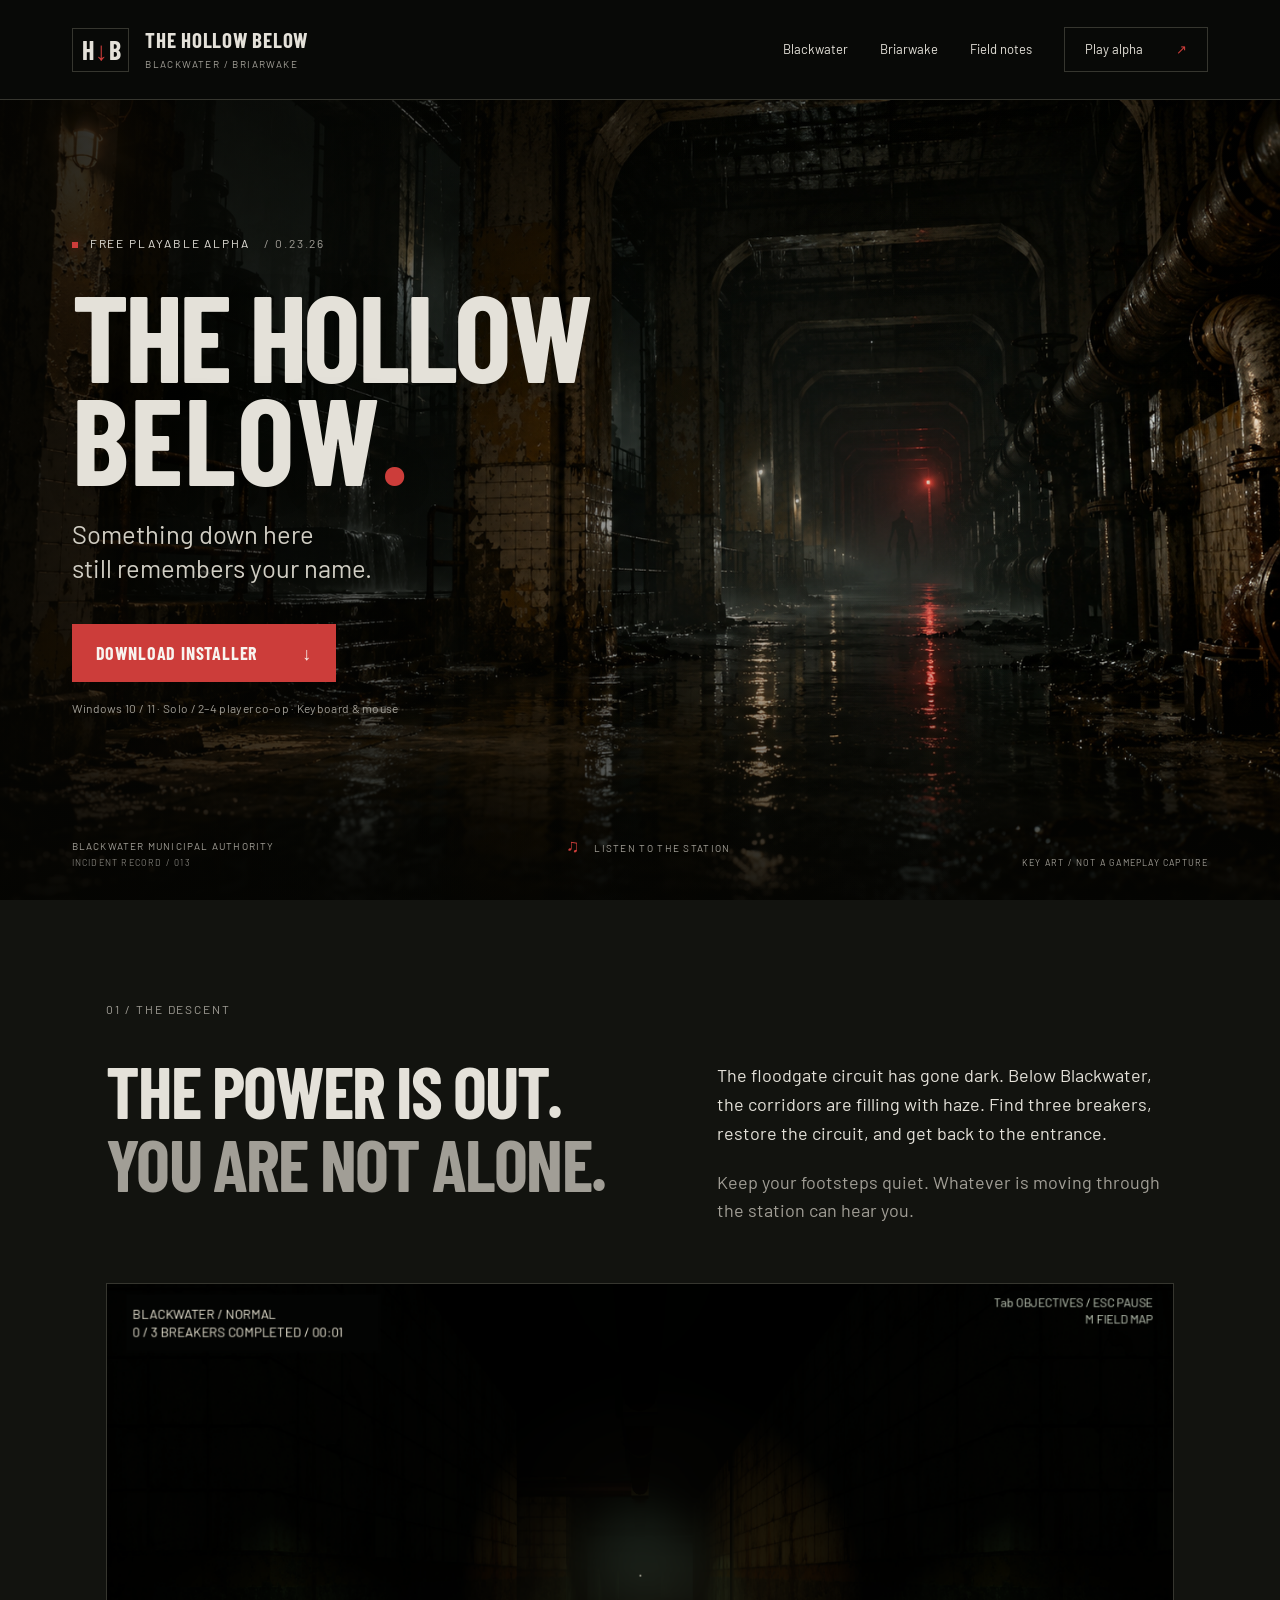
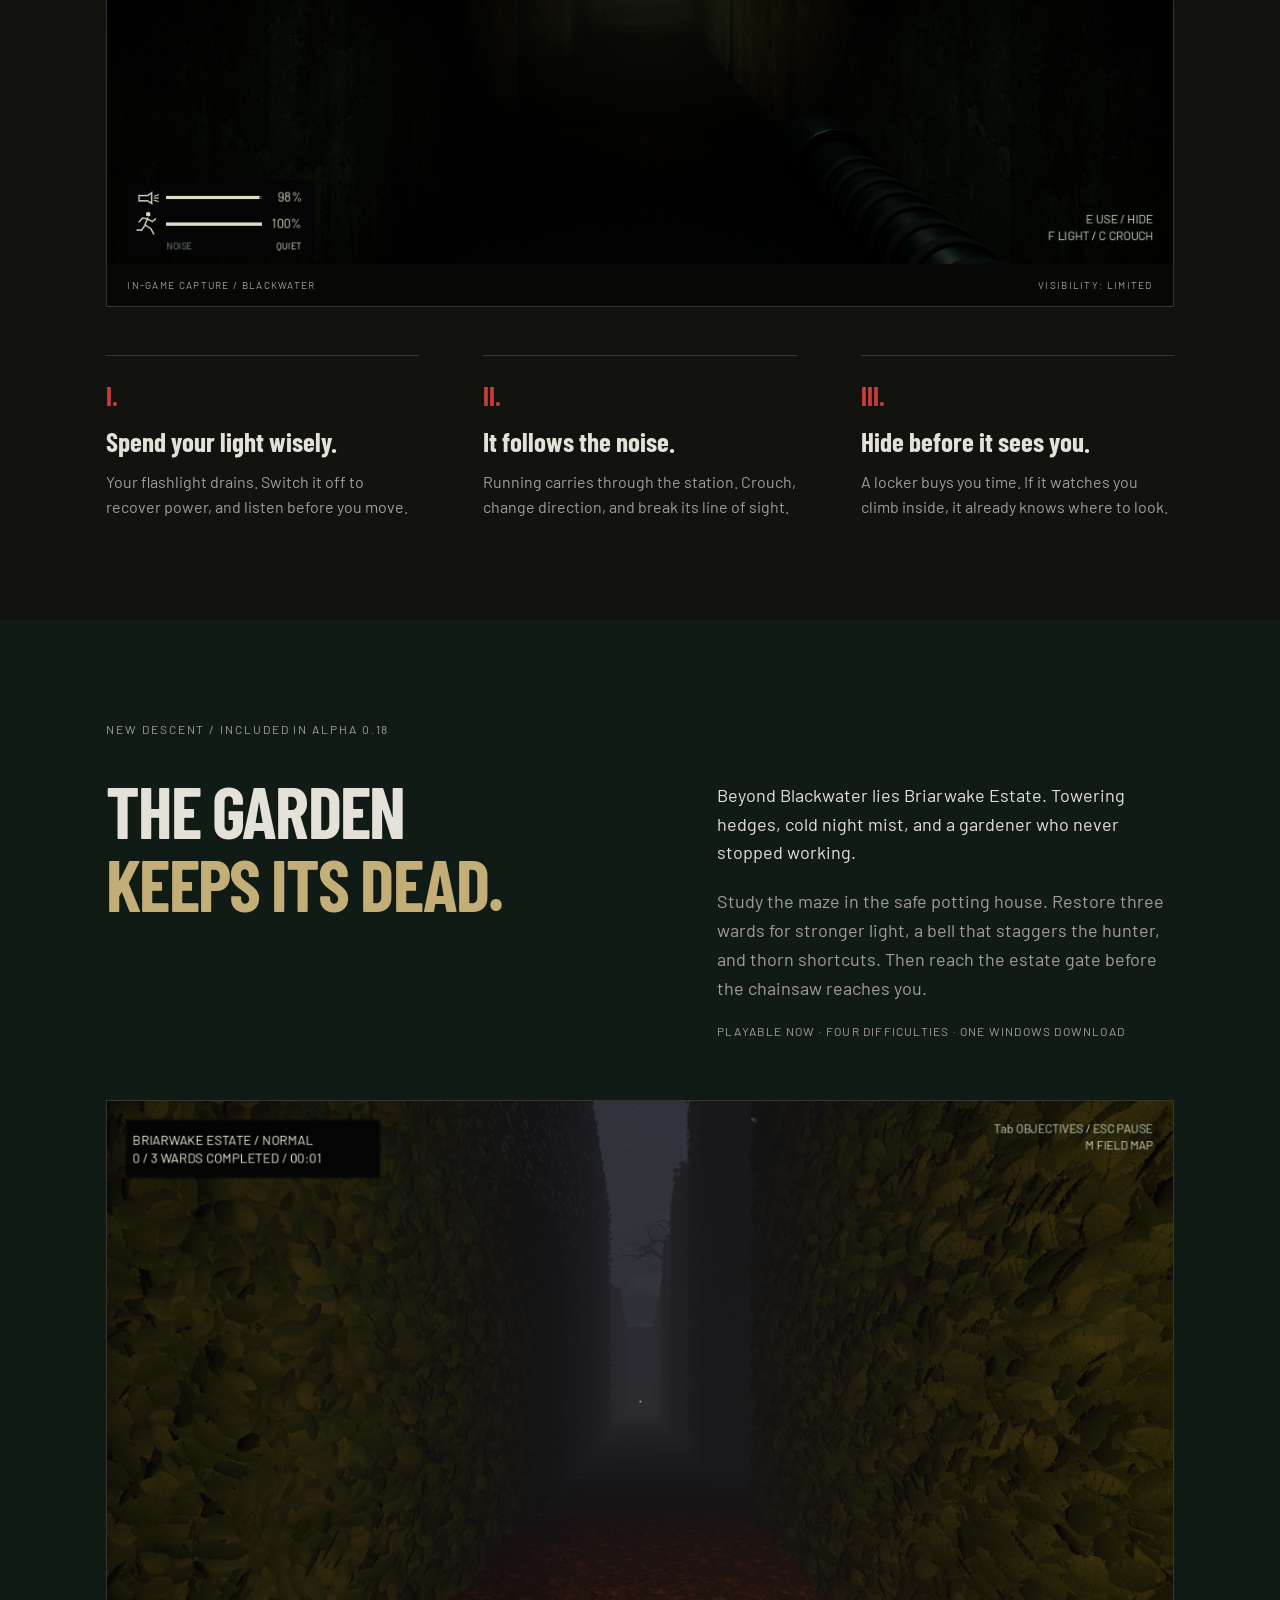
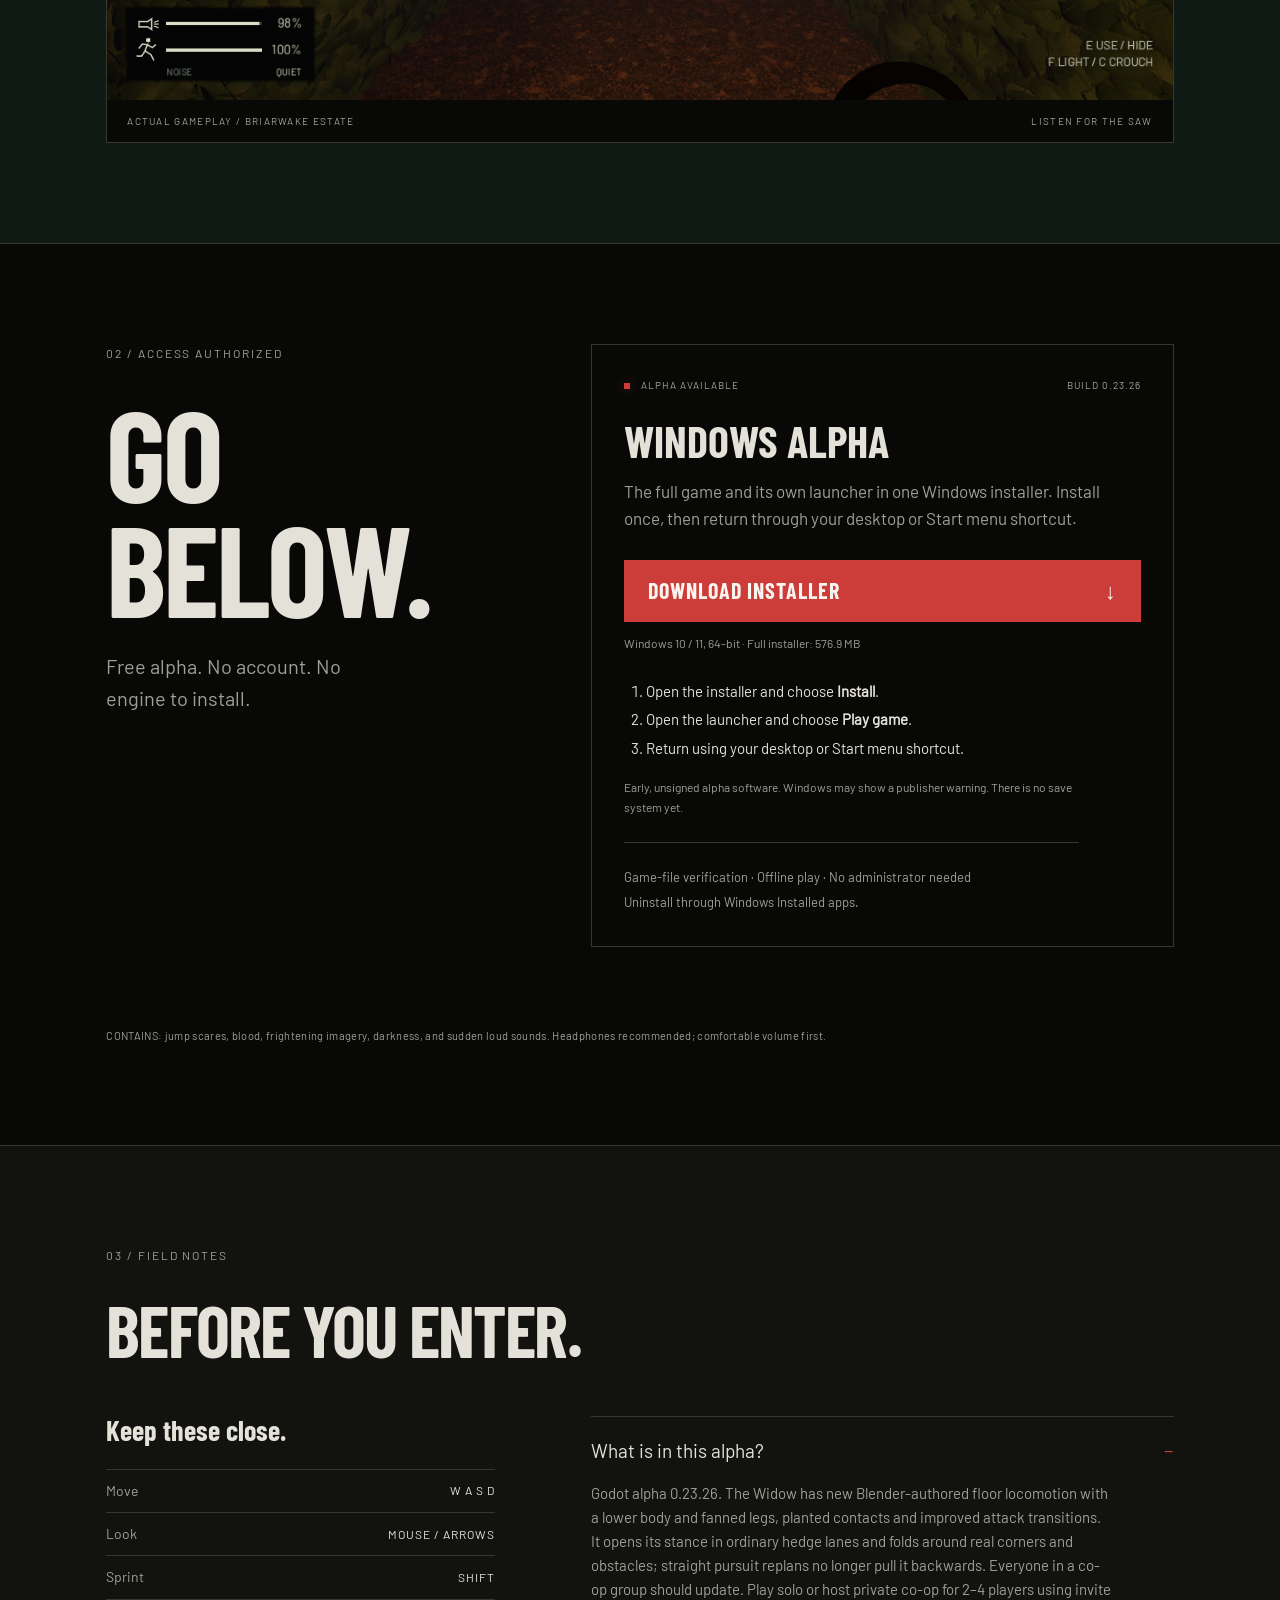
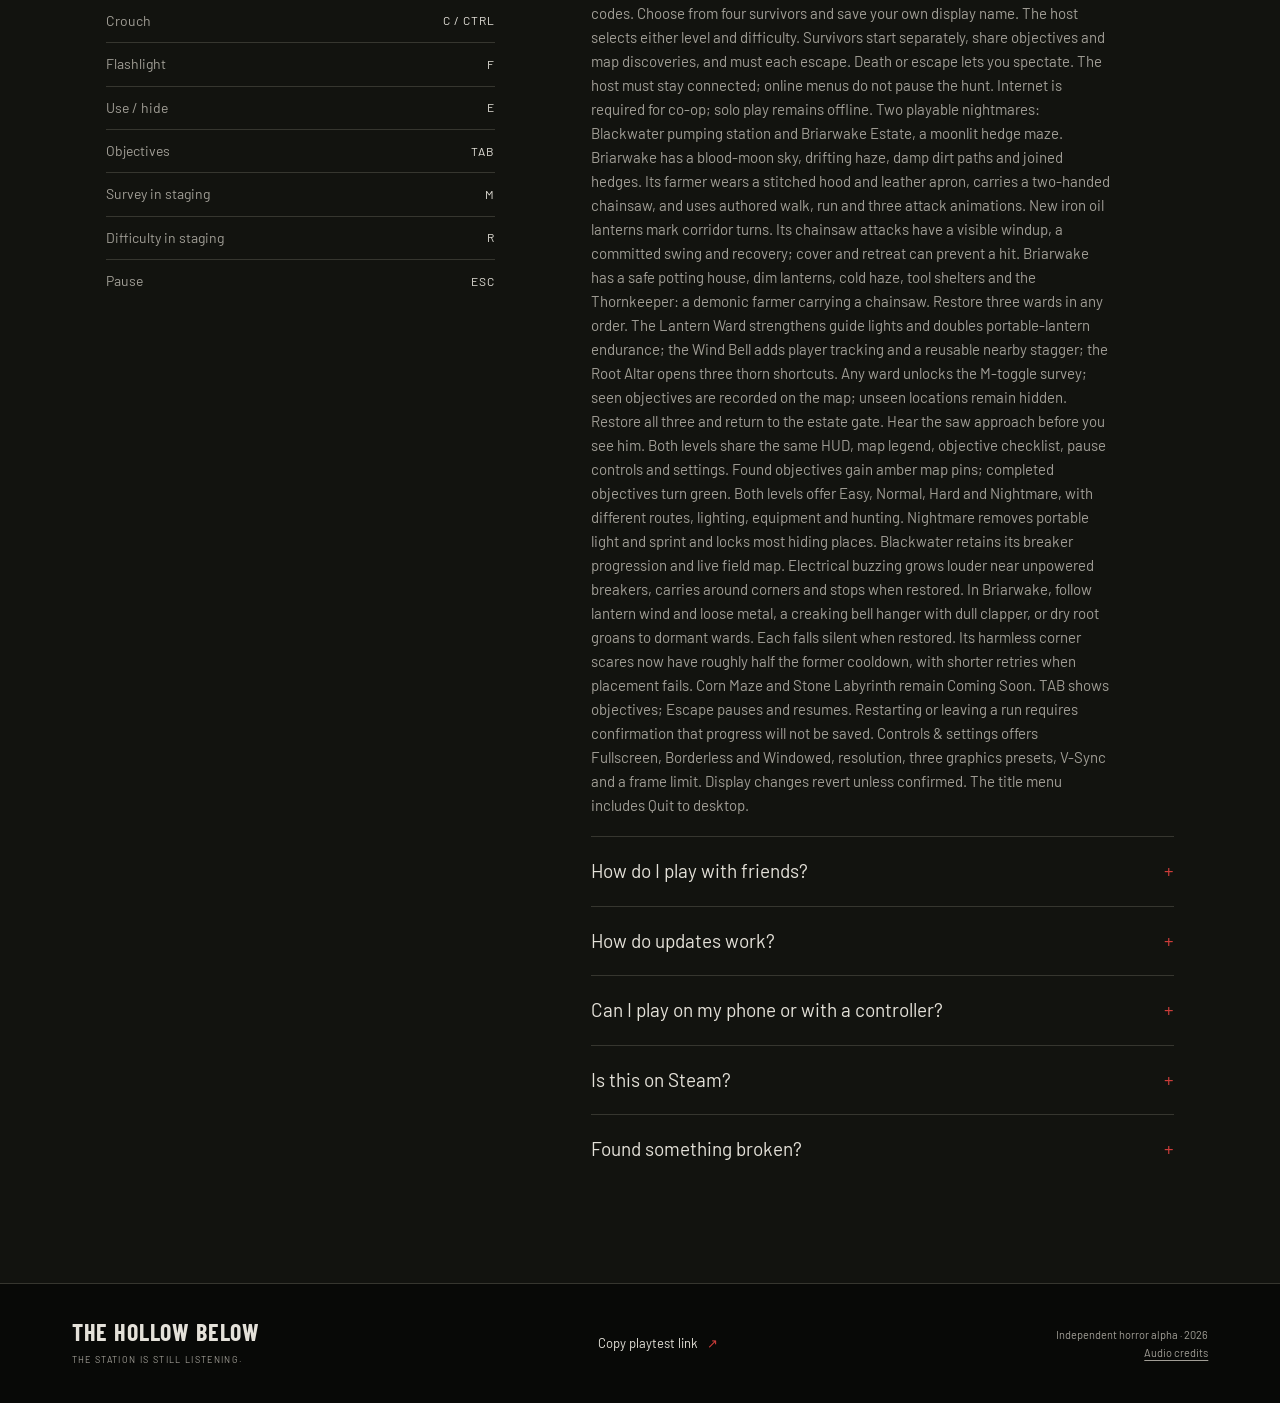
<file: docs/index.html>
<!doctype html>
<html lang="en">
<head>
  <meta charset="utf-8"><meta name="viewport" content="width=device-width,initial-scale=1">
  <meta name="theme-color" content="#151714">
  <meta name="description" content="Descend into Blackwater. Download The Hollow Below, a free solo and co-op horror alpha for Windows. Two playable nightmares, a native download, and offline play.">
  <meta property="og:title" content="The Hollow Below | Play the alpha">
  <meta property="og:description" content="Three breakers. A dying flashlight. Something listening in the dark.">
  <meta property="og:image" content="https://ryanverwey.github.io/the-hollow-below-alpha/assets/station-key-art.png">
  <title>The Hollow Below | Play the alpha</title>
  <link rel="icon" href="./assets/mark.svg" type="image/svg+xml">
  <link rel="preload" href="./assets/fonts/BarlowCondensed-Bold.ttf" as="font" type="font/ttf" crossorigin>
  <link rel="stylesheet" href="./site.css">
</head>
<body>
<a class="skip" href="#main">Skip to content</a>
<header class="masthead">
  <a class="brand" href="#" aria-label="The Hollow Below home"><span class="brand-mark" aria-hidden="true">H<span>↓</span>B</span><span>THE HOLLOW BELOW<small>BLACKWATER / BRIARWAKE</small></span></a>
  <nav aria-label="Main navigation"><a href="#station">Blackwater</a><a href="#briarwake">Briarwake</a><a href="#field-notes">Field notes</a><a class="nav-play" href="#play">Play alpha <span aria-hidden="true">↗</span></a></nav>
</header>
<main id="main">
  <section class="hero" aria-labelledby="game-title">
    <img class="hero-image" src="./assets/station-key-art.png" alt="Key art: a lone figure beneath a red beacon in a flooded pumping station" fetchpriority="high">
    <div class="hero-shade"></div>
    <div class="hero-copy">
      <p class="eyebrow"><span class="signal" aria-hidden="true"></span> FREE PLAYABLE ALPHA <span class="build-number">/ 0.23.26</span></p>
      <h1 id="game-title">THE HOLLOW<br><span>BELOW</span><i>.</i></h1>
      <p class="tagline">Something down here<br>still remembers your name.</p>
      <div class="hero-actions"><a class="button primary" href="https://github.com/RyanVerWey/the-hollow-below-alpha/releases/download/v0.23.26/The-Hollow-Below-Alpha-Setup.exe" data-installer-download download>DOWNLOAD INSTALLER <span aria-hidden="true">↓</span></a></div>
      <p class="platform-note">Windows 10 / 11 · Solo / 2–4 player co-op · Keyboard &amp; mouse</p>
    </div>
    <div class="hero-bottom"><span>BLACKWATER MUNICIPAL AUTHORITY<br><small>INCIDENT RECORD / 013</small></span><button class="sound-toggle" id="sound-toggle" type="button" aria-pressed="false"><span aria-hidden="true">♫</span> LISTEN TO THE STATION</button><span class="key-art-label">KEY ART / NOT A GAMEPLAY CAPTURE</span></div>
  </section>
  <section class="station section" id="station" aria-labelledby="station-title">
    <p class="eyebrow section-index">01 / THE DESCENT</p>
    <div class="station-intro"><h2 id="station-title">THE POWER IS OUT.<br><span>YOU ARE NOT ALONE.</span></h2><div><p>The floodgate circuit has gone dark. Below Blackwater, the corridors are filling with haze. Find three breakers, restore the circuit, and get back to the entrance.</p><p>Keep your footsteps quiet. Whatever is moving through the station can hear you.</p></div></div>
    <figure class="gameplay-wide"><img src="./assets/haze-gameplay.png" alt="Godot alpha gameplay: the Blackwater station corridor lit by a limited flashlight" loading="lazy"><figcaption><span>IN-GAME CAPTURE / BLACKWATER</span><span>VISIBILITY: LIMITED</span></figcaption></figure>
    <div class="survival-notes"><article><span class="note-number">I.</span><h3>Spend your light wisely.</h3><p>Your flashlight drains. Switch it off to recover power, and listen before you move.</p></article><article><span class="note-number">II.</span><h3>It follows the noise.</h3><p>Running carries through the station. Crouch, change direction, and break its line of sight.</p></article><article><span class="note-number">III.</span><h3>Hide before it sees you.</h3><p>A locker buys you time. If it watches you climb inside, it already knows where to look.</p></article></div>
  </section>
  <section class="briarwake section" id="briarwake" aria-labelledby="briarwake-title">
    <p class="eyebrow section-index">NEW DESCENT / INCLUDED IN ALPHA 0.18</p>
    <div class="station-intro"><h2 id="briarwake-title">THE GARDEN<br><span>KEEPS ITS DEAD.</span></h2><div><p>Beyond Blackwater lies Briarwake Estate. Towering hedges, cold night mist, and a gardener who never stopped working.</p><p>Study the maze in the safe potting house. Restore three wards for stronger light, a bell that staggers the hunter, and thorn shortcuts. Then reach the estate gate before the chainsaw reaches you.</p><p class="briarwake-availability">PLAYABLE NOW · FOUR DIFFICULTIES · ONE WINDOWS DOWNLOAD</p></div></div>
    <figure class="gameplay-wide"><img src="./assets/briarwake-gameplay.png" alt="Godot alpha gameplay: dim lantern light and haze in the Briarwake hedge corridors" loading="lazy"><figcaption><span>ACTUAL GAMEPLAY / BRIARWAKE ESTATE</span><span>LISTEN FOR THE SAW</span></figcaption></figure>
  </section>
  <section class="play-section section" id="play" aria-labelledby="play-title">
    <div class="play-heading"><p class="eyebrow">02 / ACCESS AUTHORIZED</p><h2 id="play-title">GO BELOW.</h2><p>Free alpha. No account. No engine to install.</p></div>
    <div class="download-panel">
      <div class="release-line"><span class="availability"><span class="signal" aria-hidden="true"></span> ALPHA AVAILABLE</span><span id="release-version">BUILD 0.23.26</span></div>
      <h3>WINDOWS ALPHA</h3><p class="download-description">The full game and its own launcher in one Windows installer. Install once, then return through your desktop or Start menu shortcut.</p>
      <a class="button primary download-launcher" href="https://github.com/RyanVerWey/the-hollow-below-alpha/releases/download/v0.23.26/The-Hollow-Below-Alpha-Setup.exe" data-installer-download download>DOWNLOAD INSTALLER <span aria-hidden="true">↓</span></a>
      <p class="download-facts" id="download-facts">Windows 10 / 11, 64-bit · Full installer: 576.9 MB</p>
      <ol class="install-steps"><li>Open the installer and choose <b>Install</b>.</li><li>Open the launcher and choose <b>Play game</b>.</li><li>Return using your desktop or Start menu shortcut.</li></ol>
      <p class="alpha-note">Early, unsigned alpha software. Windows may show a publisher warning. There is no save system yet.</p>
      <p class="launcher-features">Game-file verification · Offline play · No administrator needed<br>Uninstall through Windows Installed apps.</p>
    </div>
    <p class="content-note">CONTAINS: jump scares, blood, frightening imagery, darkness, and sudden loud sounds. Headphones recommended; comfortable volume first.</p>
  </section>
  <section class="field-section section" id="field-notes" aria-labelledby="notes-title">
    <div class="field-heading"><p class="eyebrow">03 / FIELD NOTES</p><h2 id="notes-title">BEFORE YOU ENTER.</h2></div>
    <div class="field-grid"><div class="controls"><h3>Keep these close.</h3><dl><div><dt>Move</dt><dd>W A S D</dd></div><div><dt>Look</dt><dd>MOUSE / ARROWS</dd></div><div><dt>Sprint</dt><dd>SHIFT</dd></div><div><dt>Crouch</dt><dd>C / CTRL</dd></div><div><dt>Flashlight</dt><dd>F</dd></div><div><dt>Use / hide</dt><dd>E</dd></div><div><dt>Objectives</dt><dd>TAB</dd></div><div><dt>Survey in staging</dt><dd>M</dd></div><div><dt>Difficulty in staging</dt><dd>R</dd></div><div><dt>Pause</dt><dd>ESC</dd></div></dl></div>
    <div class="faq"><details open><summary>What is in this alpha?</summary><p>Godot alpha 0.23.26. The Widow has new Blender-authored floor locomotion with a lower body and fanned legs, planted contacts and improved attack transitions. It opens its stance in ordinary hedge lanes and folds around real corners and obstacles; straight pursuit replans no longer pull it backwards. Everyone in a co-op group should update. Play solo or host private co-op for 2–4 players using invite codes. Choose from four survivors and save your own display name. The host selects either level and difficulty. Survivors start separately, share objectives and map discoveries, and must each escape. Death or escape lets you spectate. The host must stay connected; online menus do not pause the hunt. Internet is required for co-op; solo play remains offline. Two playable nightmares: Blackwater pumping station and Briarwake Estate, a moonlit hedge maze. Briarwake has a blood-moon sky, drifting haze, damp dirt paths and joined hedges. Its farmer wears a stitched hood and leather apron, carries a two-handed chainsaw, and uses authored walk, run and three attack animations. New iron oil lanterns mark corridor turns. Its chainsaw attacks have a visible windup, a committed swing and recovery; cover and retreat can prevent a hit. Briarwake has a safe potting house, dim lanterns, cold haze, tool shelters and the Thornkeeper: a demonic farmer carrying a chainsaw. Restore three wards in any order. The Lantern Ward strengthens guide lights and doubles portable-lantern endurance; the Wind Bell adds player tracking and a reusable nearby stagger; the Root Altar opens three thorn shortcuts. Any ward unlocks the M-toggle survey; seen objectives are recorded on the map; unseen locations remain hidden. Restore all three and return to the estate gate. Hear the saw approach before you see him. Both levels share the same HUD, map legend, objective checklist, pause controls and settings. Found objectives gain amber map pins; completed objectives turn green. Both levels offer Easy, Normal, Hard and Nightmare, with different routes, lighting, equipment and hunting. Nightmare removes portable light and sprint and locks most hiding places. Blackwater retains its breaker progression and live field map. Electrical buzzing grows louder near unpowered breakers, carries around corners and stops when restored. In Briarwake, follow lantern wind and loose metal, a creaking bell hanger with dull clapper, or dry root groans to dormant wards. Each falls silent when restored. Its harmless corner scares now have roughly half the former cooldown, with shorter retries when placement fails. Corn Maze and Stone Labyrinth remain Coming Soon. TAB shows objectives; Escape pauses and resumes. Restarting or leaving a run requires confirmation that progress will not be saved. Controls &amp; settings offers Fullscreen, Borderless and Windowed, resolution, three graphics presets, V-Sync and a frame limit. Display changes revert unless confirmed. The title menu includes Quit to desktop.</p></details><details><summary>How do I play with friends?</summary><p>Open Play with Friends, enter your name and host a private lobby. Share its invite code with up to three friends. Everyone chooses a survivor and readies up; the host chooses the level and difficulty and starts the descent. You begin in different maze sectors, share objective progress and each need to reach the exit. No account or port forwarding is needed. Co-op requires Internet; the host must keep the game open. Menus do not pause online play. Solo play remains available offline.</p></details><details><summary>How do updates work?</summary><p>The launcher checks for updates when it opens. When a newer alpha is available, choose Update &amp; restart. It downloads and verifies the full installer, installs the update, and reopens the launcher. Close the game before updating. Installed play stays available offline. Older launchers need the latest full installer once to enable this feature.</p></details><details><summary>Can I play on my phone or with a controller?</summary><p>This alpha is built for a desktop keyboard and mouse. Mobile, controller support and saved progress are not available.</p></details><details><summary>Is this on Steam?</summary><p>Not yet. This is an early independent playtest, shared directly while the game grows.</p></details><details><summary>Found something broken?</summary><p>Send the person who shared the game your build number, Windows version, what happened, and the steps that caused it. A screenshot helps. Windows logs: <code>%APPDATA%\Godot\app_userdata\The Hollow Below\logs</code>.</p></details></div></div>
  </section>
</main>
<footer class="footer"><a class="brand footer-brand" href="#">THE HOLLOW BELOW<span>THE STATION IS STILL LISTENING.</span></a><button id="share" class="inline-button" type="button">Copy playtest link <span aria-hidden="true">↗</span></button><p>Independent horror alpha · 2026<br><a href="./assets/audio-credits.txt">Audio credits</a></p><span id="share-status" class="sr-only" role="status"></span></footer>
<audio id="station-audio" src="./assets/station-ambience.ogg" preload="none" loop></audio>
<script type="module" src="./site.js?v=a965def4b5c5"></script>
</body></html>
</file>
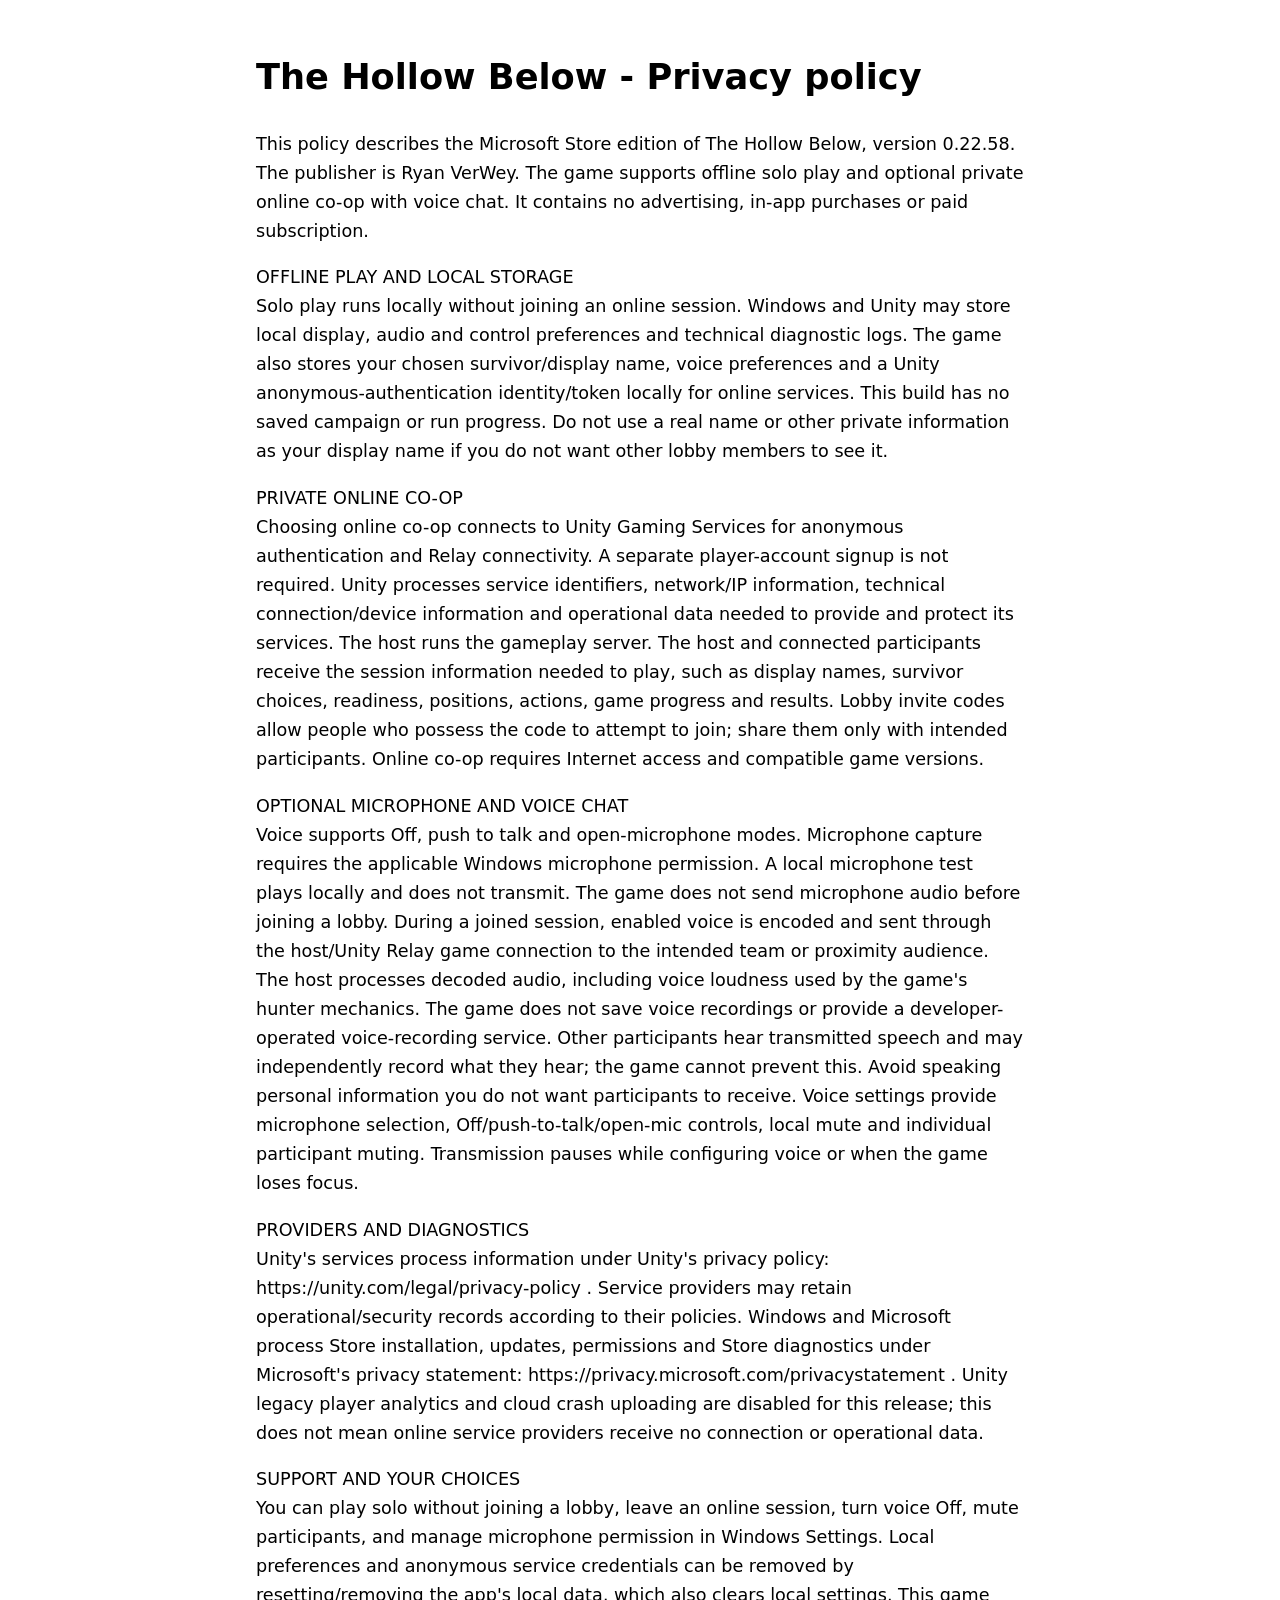
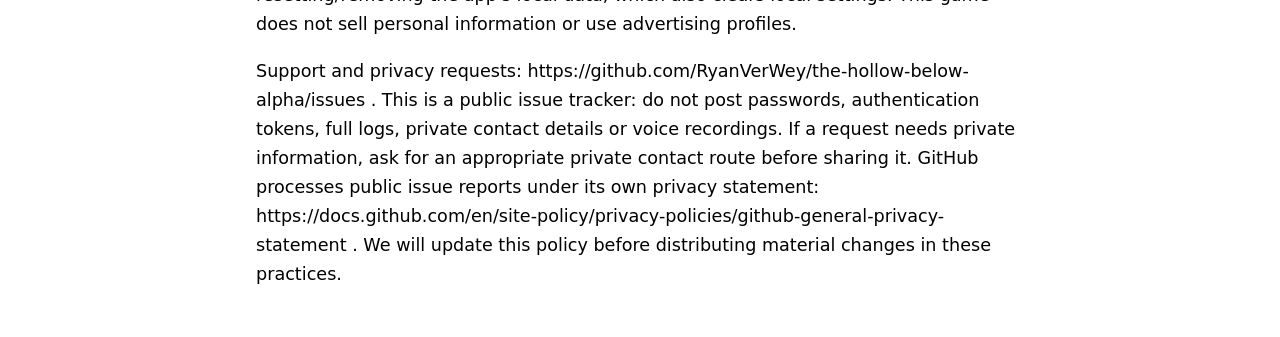
<file: docs/privacy.html>
<!doctype html>
<html lang="en"><meta charset="utf-8"><meta name="viewport" content="width=device-width, initial-scale=1"><title>The Hollow Below - Privacy</title><main style="max-width:48rem;margin:3rem auto;padding:0 1.5rem;font:1.1rem/1.65 system-ui,sans-serif"><h1>The Hollow Below - Privacy policy</h1><p>This policy describes the Microsoft Store edition of The Hollow Below, version 0.22.58. The publisher is Ryan VerWey. The game supports offline solo play and optional private online co-op with voice chat. It contains no advertising, in-app purchases or paid subscription.</p><p>OFFLINE PLAY AND LOCAL STORAGE<br>Solo play runs locally without joining an online session. Windows and Unity may store local display, audio and control preferences and technical diagnostic logs. The game also stores your chosen survivor/display name, voice preferences and a Unity anonymous-authentication identity/token locally for online services. This build has no saved campaign or run progress. Do not use a real name or other private information as your display name if you do not want other lobby members to see it.</p><p>PRIVATE ONLINE CO-OP<br>Choosing online co-op connects to Unity Gaming Services for anonymous authentication and Relay connectivity. A separate player-account signup is not required. Unity processes service identifiers, network/IP information, technical connection/device information and operational data needed to provide and protect its services. The host runs the gameplay server. The host and connected participants receive the session information needed to play, such as display names, survivor choices, readiness, positions, actions, game progress and results. Lobby invite codes allow people who possess the code to attempt to join; share them only with intended participants. Online co-op requires Internet access and compatible game versions.</p><p>OPTIONAL MICROPHONE AND VOICE CHAT<br>Voice supports Off, push to talk and open-microphone modes. Microphone capture requires the applicable Windows microphone permission. A local microphone test plays locally and does not transmit. The game does not send microphone audio before joining a lobby. During a joined session, enabled voice is encoded and sent through the host/Unity Relay game connection to the intended team or proximity audience. The host processes decoded audio, including voice loudness used by the game&#x27;s hunter mechanics. The game does not save voice recordings or provide a developer-operated voice-recording service. Other participants hear transmitted speech and may independently record what they hear; the game cannot prevent this. Avoid speaking personal information you do not want participants to receive. Voice settings provide microphone selection, Off/push-to-talk/open-mic controls, local mute and individual participant muting. Transmission pauses while configuring voice or when the game loses focus.</p><p>PROVIDERS AND DIAGNOSTICS<br>Unity&#x27;s services process information under Unity&#x27;s privacy policy: https://unity.com/legal/privacy-policy . Service providers may retain operational/security records according to their policies. Windows and Microsoft process Store installation, updates, permissions and Store diagnostics under Microsoft&#x27;s privacy statement: https://privacy.microsoft.com/privacystatement . Unity legacy player analytics and cloud crash uploading are disabled for this release; this does not mean online service providers receive no connection or operational data.</p><p>SUPPORT AND YOUR CHOICES<br>You can play solo without joining a lobby, leave an online session, turn voice Off, mute participants, and manage microphone permission in Windows Settings. Local preferences and anonymous service credentials can be removed by resetting/removing the app&#x27;s local data, which also clears local settings. This game does not sell personal information or use advertising profiles.</p><p>Support and privacy requests: https://github.com/RyanVerWey/the-hollow-below-alpha/issues . This is a public issue tracker: do not post passwords, authentication tokens, full logs, private contact details or voice recordings. If a request needs private information, ask for an appropriate private contact route before sharing it. GitHub processes public issue reports under its own privacy statement: https://docs.github.com/en/site-policy/privacy-policies/github-general-privacy-statement . We will update this policy before distributing material changes in these practices.</p></main></html>
</file>
<file: docs/site.css>
@font-face{font-family:Barlow;src:url('./assets/fonts/Barlow-Regular.ttf') format('truetype');font-weight:400;font-display:swap}@font-face{font-family:BarlowCondensed;src:url('./assets/fonts/BarlowCondensed-Bold.ttf') format('truetype');font-weight:700;font-display:swap}
:root{color-scheme:dark;--ink:oklch(18.3% .008 120);--deep:oklch(13.7% .006 120);--paper:oklch(91% .012 88);--muted:oklch(70% .013 95);--red:oklch(57% .18 26);--line:oklch(33% .012 110);--display:BarlowCondensed,'Arial Narrow',sans-serif;--body:Barlow,Arial,sans-serif}*{box-sizing:border-box}html{scroll-behavior:smooth;scroll-padding-top:30px}body{margin:0;background:var(--ink);color:var(--paper);font:18px/1.6 var(--body)}a{color:inherit;text-decoration:none}button{font:inherit;color:inherit;cursor:pointer}button,a{touch-action:manipulation}button{border:0}a:focus-visible,button:focus-visible,summary:focus-visible{outline:2px solid var(--paper);outline-offset:6px}p{max-width:65ch}button:disabled{cursor:wait;opacity:.6}h1,h2,h3,p,figure{margin:0}h1,h2,h3{font-family:var(--display);font-weight:700;line-height:1.02}h2{font-size:clamp(44px,5.6vw,78px);letter-spacing:-.025em}h3{font-size:30px}.eyebrow{font-size:12px;letter-spacing:.16em;font-weight:400}.signal{display:inline-block;width:6px;height:6px;background:var(--red);box-shadow:0 0 12px oklch(57% .18 26/.45);margin-right:8px}.masthead{display:flex;align-items:center;justify-content:space-between;padding:26px 5.6%;background:var(--deep);border-bottom:1px solid var(--line);height:100px}.brand{display:flex;align-items:center;gap:16px;font:700 21px/1 var(--display);letter-spacing:.035em}.brand small{display:block;font:10px/1.4 var(--body);letter-spacing:.14em;color:var(--muted);margin-top:7px}.brand-mark{font-size:26px;border:1px solid var(--line);padding:8px 9px;letter-spacing:-.07em}.brand-mark span{color:var(--red);margin:0 3px}.masthead nav{display:flex;align-items:center;gap:32px;font-size:13px}.masthead nav a:hover,.quiet-link:hover,.inline-button:hover{color:var(--paper);text-decoration:underline;text-underline-offset:5px}.nav-play{border:1px solid var(--line);padding:11px 20px}.nav-play span{margin-left:30px;color:var(--red)}.hero{position:relative;min-height:730px;height:calc(100svh - 100px);max-height:1080px;display:flex;align-items:center;isolation:isolate;overflow:hidden}.hero-image,.hero-shade{position:absolute;inset:0;width:100%;height:100%;object-fit:cover;z-index:-2}.hero-image{object-position:65% 50%}.hero-shade{z-index:-1;background:linear-gradient(90deg,oklch(11% .01 110/.86),oklch(11% .01 110/.26) 56%,transparent 83%),linear-gradient(0deg,oklch(11% .01 110/.92),transparent 30%,oklch(11% .01 110/.14))}.hero-copy{margin:0 5.6% 48px;max-width:850px}.hero h1{font-size:clamp(82px,9.5vw,154px);letter-spacing:-.03em;line-height:.85;margin:30px 0 27px;text-shadow:0 4px 28px oklch(12% .008 120/.25)}.hero h1 span{letter-spacing:.009em}.hero h1 i{font-style:normal;color:var(--red)}.build-number{color:var(--muted);margin-left:10px}.tagline{font-size:clamp(21px,2vw,28px);line-height:1.35;color:oklch(85% .014 90)}.hero-actions{display:flex;align-items:center;gap:28px;margin-top:38px}.button{display:inline-flex;align-items:center;justify-content:space-between;gap:45px;min-height:58px;padding:17px 24px;font:700 18px/1.25 var(--display);letter-spacing:.045em;transition:background .2s,color .2s,transform .2s}.button:hover{transform:translateY(-2px)}.button.primary{background:var(--red);color:oklch(97% .008 75)}.button.primary:hover{background:oklch(63% .18 26)}.button.secondary{border:1px solid var(--line)}.button.secondary:hover{background:var(--paper);color:var(--deep)}.quiet-link{font-size:15px}.quiet-link span{margin-left:10px;color:var(--red)}.platform-note{font-size:12px;color:var(--muted);margin-top:17px;letter-spacing:.025em}.hero-bottom{position:absolute;bottom:30px;left:5.6%;right:5.6%;display:flex;justify-content:space-between;align-items:end;font-size:10px;letter-spacing:.12em;color:var(--muted)}.hero-bottom small{font-size:9px;color:oklch(58% .01 95)}.sound-toggle{background:transparent;font-size:10px;letter-spacing:.13em;padding:10px 0}.sound-toggle span{color:var(--red);margin-right:10px;font-size:18px}.key-art-label{font-size:9px}.section{padding:100px 8.3%}.station{background:var(--ink)}.section-index{color:var(--muted);margin-bottom:35px}.station-intro{display:grid;grid-template-columns:1.15fr 1fr;gap:8%;align-items:start}.station-intro h2 span{color:var(--muted)}.station-intro>div{padding-top:7px}.station-intro p+p{margin-top:20px;color:var(--muted)}.gameplay-wide{margin-top:58px;border:1px solid var(--line)}.gameplay-wide img{display:block;width:100%;max-height:580px;object-fit:cover}.gameplay-wide figcaption{display:flex;justify-content:space-between;gap:20px;padding:13px 20px;background:var(--deep);font-size:10px;letter-spacing:.13em;color:var(--muted)}.survival-notes{display:grid;grid-template-columns:repeat(3,1fr);gap:6%;margin-top:48px}.survival-notes article{border-top:1px solid var(--line);padding-top:24px}.note-number{color:var(--red);font:700 26px var(--display)}.survival-notes h3{font-size:27px;margin:14px 0 13px}.survival-notes p{font-size:16px;color:var(--muted)}.play-section{background:var(--deep);display:grid;grid-template-columns:.8fr 1.2fr;gap:40px 9%;border-top:1px solid var(--line);border-bottom:1px solid var(--line)}.play-heading .eyebrow{color:var(--muted)}.play-heading h2{font-size:clamp(80px,10vw,148px);line-height:.9;margin:32px 0 24px}.play-heading>p:last-child{font-size:20px;max-width:24ch;color:var(--muted)}.download-panel{border:1px solid var(--line);padding:32px}.release-line{display:flex;justify-content:space-between;font-size:10px;letter-spacing:.1em;color:var(--muted);gap:15px}.download-panel h3{font-size:44px;margin-top:26px}.download-description{font-size:17px;color:var(--muted);margin:14px 0 28px}.download-launcher{width:100%;font-size:22px}.download-facts{font-size:12px;margin-top:12px;color:var(--muted)}.install-steps{padding-left:22px;font-size:15px;line-height:1.9;margin:24px 0 16px}.alpha-note{font-size:12px;color:var(--muted)}.portable-row{border-top:1px solid var(--line);margin-top:25px;padding-top:20px;display:flex;justify-content:space-between;gap:16px;flex-wrap:wrap;font-size:13px;color:var(--muted)}.inline-button{background:transparent;padding:0;color:var(--paper);font-size:13px}.inline-button span{color:var(--red);margin-left:6px}.download-progress{padding-top:24px}.download-progress progress{width:100%;height:5px;accent-color:var(--red);display:block}.download-progress>div{display:flex;justify-content:space-between;align-items:start;gap:12px;margin-top:10px}.download-progress p{font-size:12px;color:var(--muted)}.browser-option{grid-column:1/-1;display:flex;align-items:center;justify-content:space-between;gap:60px;padding-top:40px;border-top:1px solid var(--line)}.browser-option h3{font-size:34px;margin:12px 0}.browser-option p:last-child{max-width:57ch;font-size:16px;color:var(--muted)}.browser-option .button{flex-shrink:0}.content-note{grid-column:1/-1;color:var(--muted);font-size:11px;max-width:none;letter-spacing:.03em}.field-heading .eyebrow{color:var(--muted);margin-bottom:28px}.field-grid{display:grid;grid-template-columns:.8fr 1.2fr;gap:9%;margin-top:50px}.controls h3{font-size:28px;margin-bottom:24px}.controls dl{margin:0}.controls dl>div{display:flex;justify-content:space-between;gap:15px;border-top:1px solid var(--line);padding:10px 0;font-size:14px}.controls dt{color:var(--muted)}.controls dd{margin:0;letter-spacing:.08em;font-size:12px;align-self:center}.faq details{border-top:1px solid var(--line);padding:19px 0}.faq summary{cursor:pointer;list-style:none;display:flex;justify-content:space-between;gap:20px;font-size:19px}.faq summary::-webkit-details-marker{display:none}.faq summary:after{content:'+';color:var(--red)}.faq details[open] summary:after{content:'−'}.faq details p{font-size:15px;color:var(--muted);margin-top:15px}.faq code{font-size:11px;overflow-wrap:anywhere}.footer{background:var(--deep);border-top:1px solid var(--line);display:flex;align-items:center;justify-content:space-between;gap:32px;padding:36px 5.6%}.footer-brand{display:block;font-size:24px}.footer-brand span{display:block;font:9px/1.5 var(--body);letter-spacing:.15em;color:var(--muted);margin-top:9px}.footer p{font-size:11px;color:var(--muted);text-align:right}.footer p a{text-decoration:underline;text-underline-offset:3px}.skip{position:fixed;top:12px;left:12px;background:var(--paper);color:var(--deep);padding:12px;z-index:10;transform:translateY(-150%)}.skip:focus{transform:none}.sr-only{position:absolute;width:1px;height:1px;overflow:hidden;clip-path:inset(50%)}[hidden]{display:none!important}
@media(min-width:1800px){.section{padding-left:max(8.3%,calc((100% - 1600px)/2));padding-right:max(8.3%,calc((100% - 1600px)/2))}}
@media(max-width:900px){.masthead{padding:20px 5%;height:88px}.masthead nav{gap:20px}.masthead nav>a:first-child{display:none}.hero{min-height:720px;height:calc(100svh - 88px)}.hero h1{font-size:105px}.hero-copy{margin-left:6%;margin-bottom:80px}.hero-image{object-position:68% 50%}.hero-shade{background:linear-gradient(90deg,oklch(11% .01 110/.88),oklch(11% .01 110/.25)),linear-gradient(0deg,var(--deep),transparent 35%)}.key-art-label{display:none}.section{padding:72px 6%}.station-intro{grid-template-columns:1fr;gap:30px}.station-intro>div{max-width:65ch}.survival-notes{gap:4%}.play-section{gap:35px 5%;grid-template-columns:.65fr 1fr}.download-panel{padding:23px}.play-heading h2{font-size:85px}.field-grid{gap:7%;grid-template-columns:.8fr 1.2fr}.footer{padding:30px 6%}}
@media(max-width:600px){body{font-size:17px}.masthead{height:78px}.brand{font-size:17px;gap:10px}.brand-mark{font-size:22px;padding:7px}.brand small{font-size:8px;letter-spacing:.06em}.masthead nav>a:not(.nav-play){display:none}.nav-play{padding:9px 12px;font-size:12px}.nav-play span{margin-left:10px}.hero{min-height:720px;max-height:900px;height:calc(100svh - 78px)}.hero-copy{margin:0 6% 72px}.hero .eyebrow{font-size:10px;letter-spacing:.1em}.hero h1{font-size:clamp(70px,17.5vw,105px);margin-top:26px}.tagline{font-size:23px}.hero-actions{align-items:start;flex-direction:column;gap:23px;margin-top:30px}.hero-actions .button{min-width:250px}.hero-bottom{left:6%;right:6%;bottom:24px;gap:20px;font-size:8px}.hero-bottom small{font-size:8px}.sound-toggle{font-size:8px;max-width:132px;text-align:right;letter-spacing:.06em}.hero-image{object-position:67% 50%}.hero-shade{background:linear-gradient(90deg,oklch(11% .01 110/.9),oklch(11% .01 110/.3)),linear-gradient(0deg,var(--deep),transparent 45%)}.section{padding:60px 6%}h2{font-size:46px}.section-index{margin-bottom:25px}.gameplay-wide{margin-top:35px}.gameplay-wide img{min-height:230px;object-fit:cover}.gameplay-wide figcaption{font-size:8px;padding:11px}.gameplay-wide figcaption span:last-child{display:none}.survival-notes{grid-template-columns:1fr;gap:26px;margin-top:35px}.survival-notes article{display:grid;grid-template-columns:36px 1fr;gap:4px 10px;padding-top:20px}.survival-notes h3{margin:2px 0 8px}.survival-notes p{grid-column:2}.play-section{grid-template-columns:1fr;gap:30px}.play-heading h2{font-size:100px;margin:24px 0 16px}.play-heading>p:last-child{max-width:none}.download-panel{padding:24px 20px}.download-launcher{font-size:20px;padding:18px;gap:15px}.release-line{font-size:9px;letter-spacing:.06em}.browser-option{flex-direction:column;align-items:stretch;gap:26px;padding-top:30px}.browser-option .button{align-self:start}.content-note{font-size:10px}.field-grid{grid-template-columns:1fr;gap:40px;margin-top:36px}.field-heading .eyebrow{margin-bottom:20px}.footer{align-items:start;flex-direction:column;gap:26px}.footer p{text-align:left}.field-heading h2{max-width:8ch}}
@media(prefers-reduced-motion:reduce){html{scroll-behavior:auto}*,*:before,*:after{transition:none!important;animation:none!important}}
.launcher-features{border-top:1px solid var(--line);padding-top:22px;margin-top:25px;font-size:13px;color:var(--muted);line-height:1.9}

/* Native Linux distribution */
.hero-actions{flex-wrap:wrap}.play-heading{grid-row:1/span 2;position:sticky;top:40px;align-self:start}.linux-download{grid-column:2}.linux-download .download-description{margin-bottom:24px}@media(max-width:600px){.play-heading{grid-row:auto;position:static}.linux-download{grid-column:auto}}

.briarwake{background:#111b16}.briarwake .station-intro h2 span{color:#c4ae78}.briarwake-availability{font-size:12px;letter-spacing:.1em;color:var(--paper);margin-top:24px}.briarwake .gameplay-wide img{max-height:640px;object-fit:cover}
</file>
